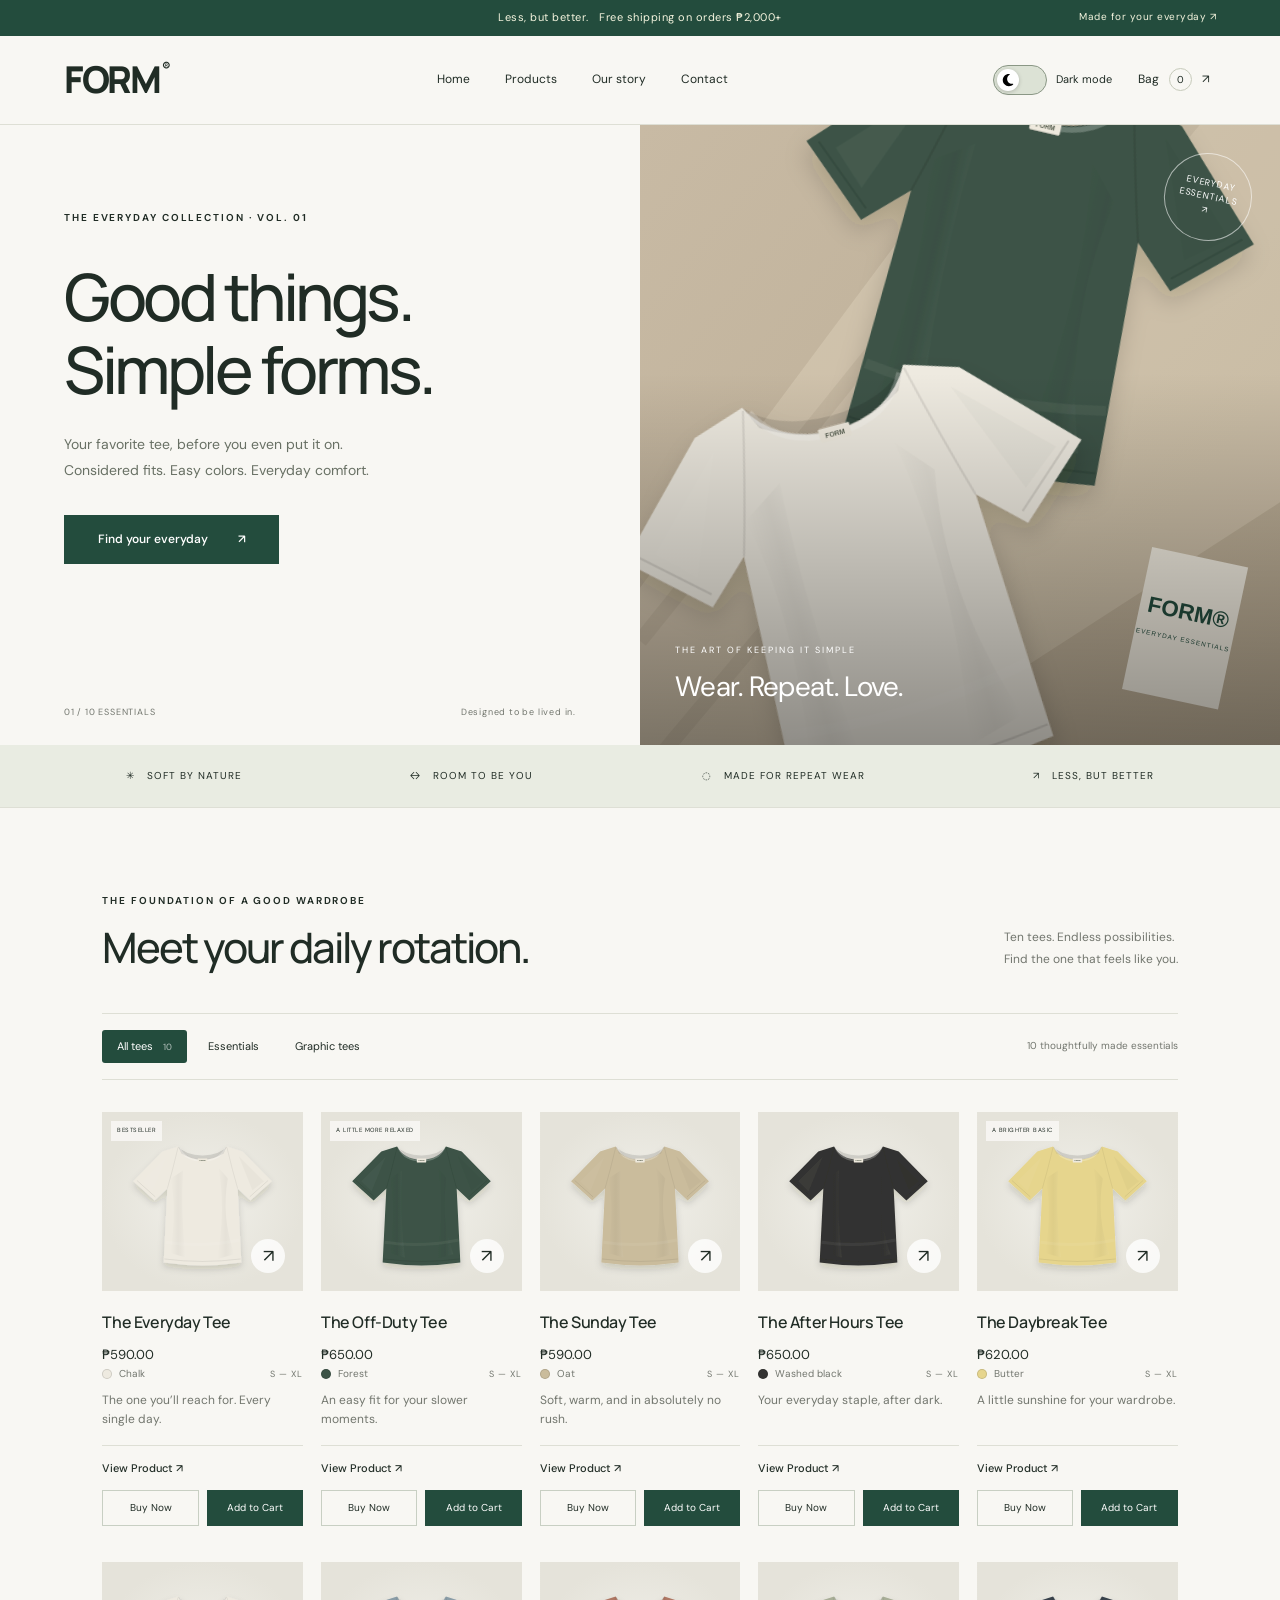
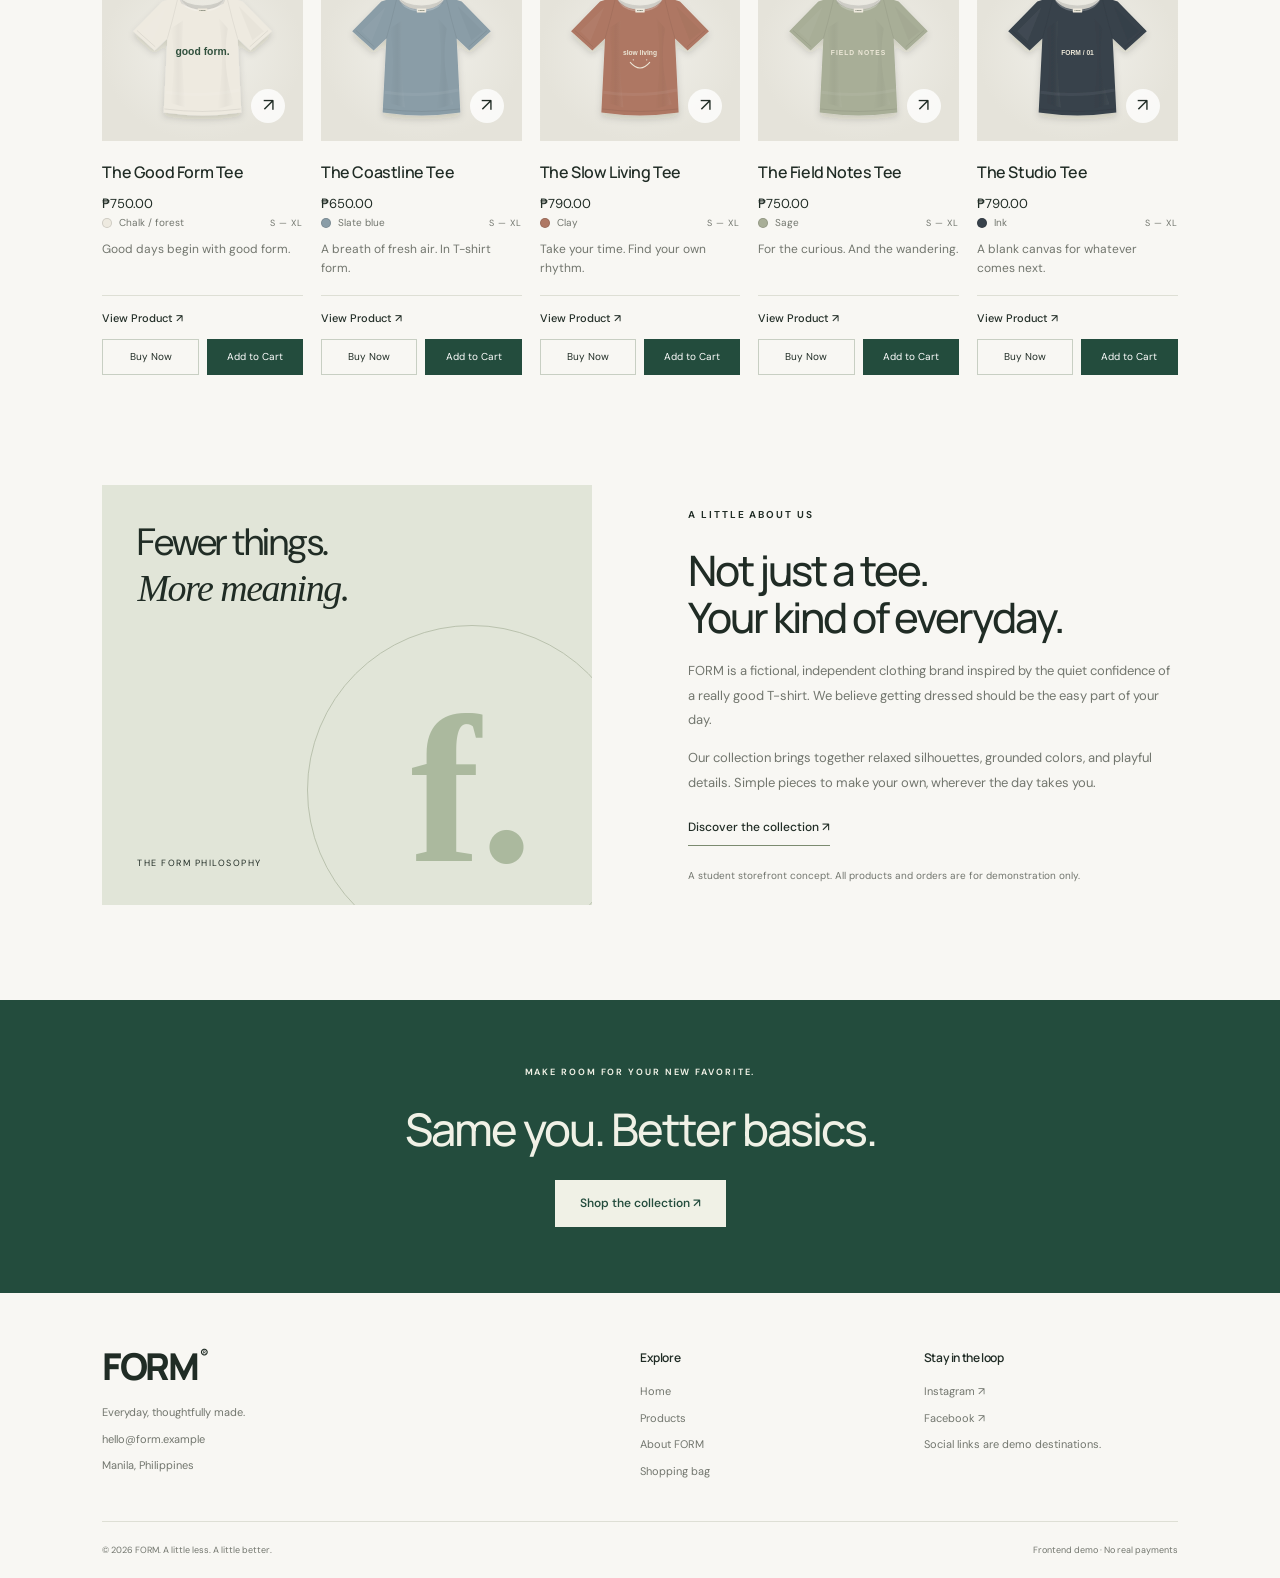
<file: index.html>
<!DOCTYPE html>
<html lang="en">
<head><meta charset="UTF-8"><meta name="viewport" content="width=device-width, initial-scale=1.0"><meta name="theme-color" content="#234c3d"><title>FORM — Everyday, thoughtfully made.</title><script src="js/theme.js"></script><link rel="stylesheet" href="css/style.css"><script defer src="js/products.js"></script><script defer src="js/cart.js"></script><script defer src="js/main.js"></script></head>
<body>
<div class="announcement">Less, but better. &nbsp; Free shipping on orders ₱2,000+ <span>Made for your everyday ↗</span></div>
<header class="site-header"><a class="logo" href="index.html" aria-label="FORM home">FORM<span>®</span></a><button class="menu-toggle" aria-label="Toggle navigation" aria-expanded="false">☰</button><nav aria-label="Main navigation"><a href="#home">Home</a><a href="#products">Products</a><a href="#about">Our story</a><a href="#contact">Contact</a></nav><div class="header-actions"><button type="button" class="theme-toggle" data-theme-toggle role="switch" aria-label="Dark mode" aria-checked="false"><span class="theme-track" aria-hidden="true"><span class="theme-thumb"><img src="images/icons/moon.svg" alt="" width="12" height="14"></span></span><span class="theme-label">Dark mode</span></button><button class="cart-toggle" data-open-cart>Bag <span data-cart-count>0</span> ↗</button></div></header>
<main><section class="hero" id="home"><div class="hero-copy"><p class="eyebrow">THE EVERYDAY COLLECTION · VOL. 01</p><h1>Good things.<br>Simple forms.</h1><p>Your favorite tee, before you even put it on.<br>Considered fits. Easy colors. Everyday comfort.</p><a href="#products" class="button">Find your everyday <span>↗</span></a><div class="hero-foot"><span>01 / 10 ESSENTIALS</span><span>Designed to be lived in.</span></div></div><div class="hero-image"><img src="images/hero.svg" alt="Illustrated forest green and chalk FORM T-shirts arranged in warm sunlight" fetchpriority="high"><div class="image-label"><span>THE ART OF KEEPING IT SIMPLE</span><strong>Wear. Repeat. Love.</strong></div><span class="image-stamp">EVERYDAY<br>ESSENTIALS<br>↗</span></div></section>
<div class="values-strip"><span>✳ &nbsp; SOFT BY NATURE</span><span>↔ &nbsp; ROOM TO BE YOU</span><span>◌ &nbsp; MADE FOR REPEAT WEAR</span><span>↗ &nbsp; LESS, BUT BETTER</span></div>
<section class="collection section-wrap" id="products"><div class="section-heading"><div><p class="eyebrow">THE FOUNDATION OF A GOOD WARDROBE</p><h2>Meet your daily rotation.</h2></div><p>Ten tees. Endless possibilities.<br>Find the one that feels like you.</p></div><div class="collection-tools"><div class="filters" aria-label="Filter products"><button class="active" data-filter="all" aria-pressed="true">All tees <span>10</span></button><button data-filter="essential" aria-pressed="false">Essentials</button><button data-filter="graphic" aria-pressed="false">Graphic tees</button></div><span id="product-count">10 thoughtfully made essentials</span></div><div id="product-grid" class="product-grid"></div></section>
<section class="about section-wrap" id="about"><div class="about-art"><span>Fewer things.<br><em>More meaning.</em></span><small>THE FORM PHILOSOPHY</small><div class="art-circle">f.</div></div><div class="about-copy"><p class="eyebrow">A LITTLE ABOUT US</p><h2>Not just a tee.<br>Your kind of everyday.</h2><p>FORM is a fictional, independent clothing brand inspired by the quiet confidence of a really good T-shirt. We believe getting dressed should be the easy part of your day.</p><p>Our collection brings together relaxed silhouettes, grounded colors, and playful details. Simple pieces to make your own, wherever the day takes you.</p><a href="#products" class="text-link">Discover the collection ↗</a><small class="demo-note">A student storefront concept. All products and orders are for demonstration only.</small></div></section>
<section class="closing"><p class="eyebrow">MAKE ROOM FOR YOUR NEW FAVORITE.</p><h2>Same you. Better basics.</h2><a class="button light" href="#products">Shop the collection ↗</a></section></main>
<footer id="contact"><div class="footer-main"><div><a class="logo" href="#home">FORM<span>®</span></a><p>Everyday, thoughtfully made.</p><a href="mailto:hello@form.example">hello@form.example</a><p>Manila, Philippines</p></div><div><h3>Explore</h3><a href="#home">Home</a><a href="#products">Products</a><a href="#about">About FORM</a><button data-open-cart>Shopping bag</button></div><div><h3>Stay in the loop</h3><a href="https://www.instagram.com/" target="_blank" rel="noopener noreferrer">Instagram ↗</a><a href="https://www.facebook.com/" target="_blank" rel="noopener noreferrer">Facebook ↗</a><p>Social links are demo destinations.</p></div></div><div class="footer-bottom"><span>© <span id="year"></span> FORM. A little less. A little better.</span><span>Frontend demo · No real payments</span></div></footer>
<dialog id="product-modal" aria-labelledby="modal-name"><button class="close-button" data-close-product aria-label="Close product details">×</button><div id="modal-content"></div></dialog>
<dialog id="cart-modal" class="cart-dialog" aria-labelledby="cart-title"><div class="cart-heading"><div><p class="eyebrow">YOUR DAILY ROTATION</p><h2 id="cart-title">Shopping bag</h2></div><button class="close-button" data-close-cart aria-label="Close shopping bag">×</button></div><div id="cart-content"></div></dialog>
<div id="toast" role="status" aria-live="polite"></div>
</body></html>
</file>
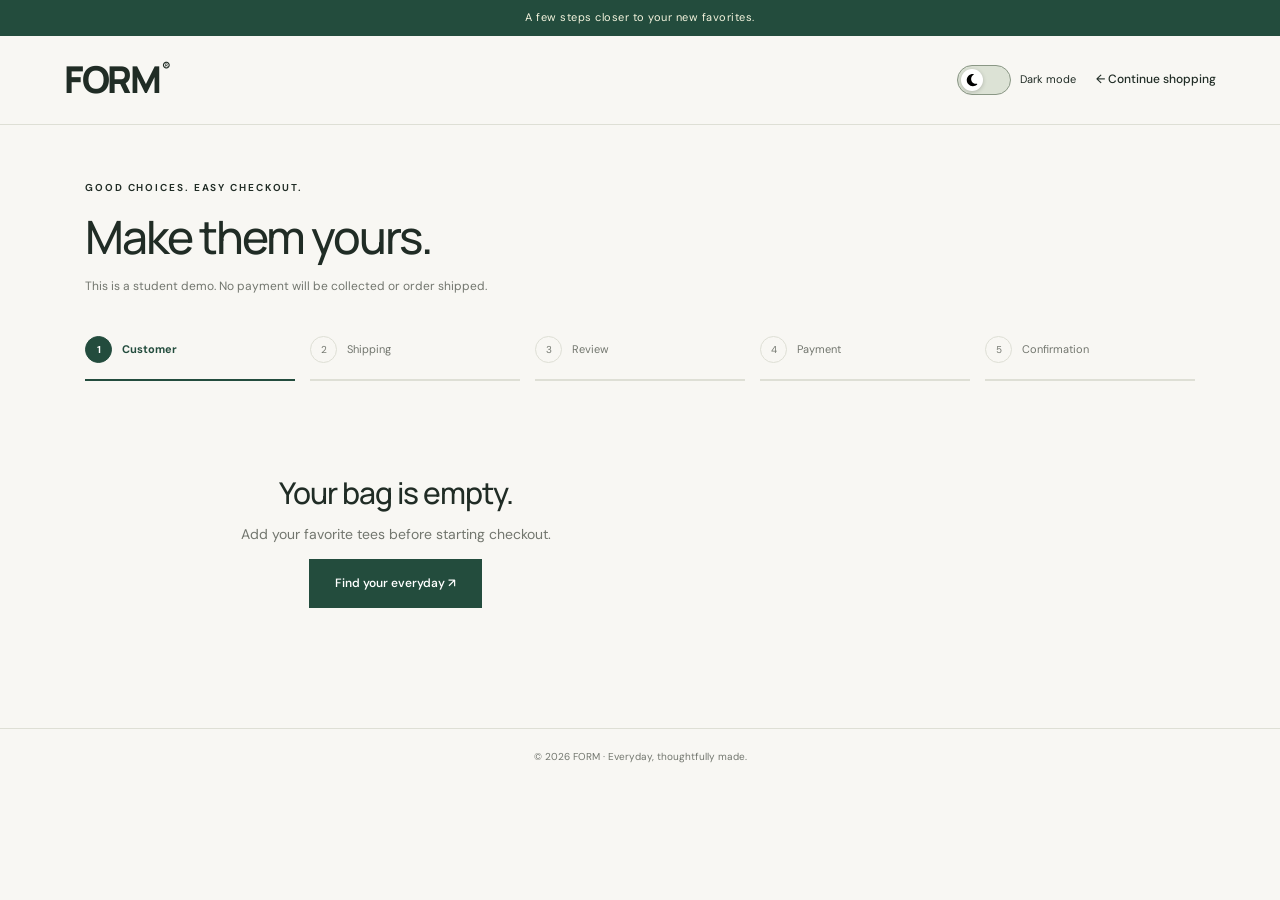
<file: checkout.html>
<!DOCTYPE html>
<html lang="en"><head><meta charset="UTF-8"><meta name="viewport" content="width=device-width, initial-scale=1.0"><title>Checkout — FORM</title><script src="js/theme.js"></script><link rel="stylesheet" href="css/style.css"><script defer src="js/products.js"></script><script defer src="js/cart.js"></script><script defer src="js/checkout.js"></script></head><body class="checkout-page"><div class="announcement">A few steps closer to your new favorites.</div><header class="site-header"><a href="index.html" class="logo">FORM<span>®</span></a><div class="header-actions"><button type="button" class="theme-toggle" data-theme-toggle role="switch" aria-label="Dark mode" aria-checked="false"><span class="theme-track" aria-hidden="true"><span class="theme-thumb"><img src="images/icons/moon.svg" alt="" width="12" height="14"></span></span><span class="theme-label">Dark mode</span></button><a href="index.html#products" class="text-link">← Continue shopping</a></div></header><main class="checkout-wrap"><p class="eyebrow">GOOD CHOICES. EASY CHECKOUT.</p><h1 id="checkout-title">Make them yours.</h1><p class="checkout-intro">This is a student demo. No payment will be collected or order shipped.</p><ol class="steps" aria-label="Checkout progress"><li>Customer</li><li>Shipping</li><li>Review</li><li>Payment</li><li>Confirmation</li></ol><div id="checkout-layout" class="checkout-layout"><section id="checkout-panel" class="checkout-panel" aria-labelledby="step-title"></section><aside id="order-sidebar" class="order-sidebar" aria-label="Order totals"></aside></div></main><footer class="checkout-footer">© <span id="year"></span> FORM · Everyday, thoughtfully made.</footer><div id="toast" role="status" aria-live="polite"></div></body></html>
</file>
<file: css/style.css>
@import url('https://fonts.googleapis.com/css2?family=DM+Sans:wght@400;450;500;550;600;650;700&family=Manrope:wght@400;500;600;650;700;750;800&display=swap');
:root{--paper:#f8f7f3;--ink:#202c25;--green:#234c3d;--muted:#72766e;--line:#dedfd5;--cream:#eceee4;--red:#aa3631}*{box-sizing:border-box}html{scroll-behavior:smooth;scroll-padding-top:95px}body{margin:0;background:var(--paper);color:var(--ink);font-family:'DM Sans',Arial,sans-serif;font-size:14px;line-height:1.6}button,input,select{font:inherit}button,a,input,summary,select{-webkit-tap-highlight-color:transparent}a{color:inherit;text-decoration:none}button{cursor:pointer;color:inherit}button,a{touch-action:manipulation}button{border:0;background:none}button:disabled{cursor:not-allowed}img{max-width:100%;display:block}h1,h2,h3,p{margin-top:0}h1,h2,h3{font-family:Manrope,Arial,sans-serif}h1,h2{font-weight:500;letter-spacing:-2px;line-height:1.12}h3{letter-spacing:-.4px}a,button{transition:background .2s,color .2s,transform .2s}button:active,.button:active{transform:translateY(1px)}:focus-visible{outline:3px solid #bf7d3d;outline-offset:4px}.announcement{background:var(--green);color:#f5f5df;text-align:center;font-size:11px;letter-spacing:.5px;padding:9px 5%}.announcement span{position:absolute;right:5%;font-size:10px}.site-header{height:89px;padding:0 5%;display:flex;align-items:center;justify-content:space-between;border-bottom:1px solid var(--line);background:var(--paper);position:relative;z-index:5}.logo{font:800 37px Manrope,Arial,sans-serif;letter-spacing:-2.5px;line-height:1}.logo span{font-size:13px;vertical-align:top;letter-spacing:0;margin-left:3px}.site-header nav{display:flex;gap:35px;font-size:12px}.site-header nav a:hover,.text-link:hover{color:#75856a}.cart-toggle{font-size:12px;display:flex;align-items:center;gap:10px}.cart-toggle span{border:1px solid #c7cbbb;border-radius:50%;width:23px;height:23px;display:grid;place-items:center;font-size:10px}.menu-toggle{display:none}.hero{display:grid;grid-template-columns:1fr 1fr;min-height:620px}.hero-copy{padding:85px 10% 25px;display:flex;flex-direction:column;align-items:flex-start}.eyebrow{font-size:10px;font-weight:650;letter-spacing:1.9px;margin-bottom:24px}.hero h1{font-size:clamp(50px,5.1vw,80px);margin:10px 0 25px;letter-spacing:-3.5px}.hero-copy>p:not(.eyebrow){color:#687064;font-size:14px;line-height:1.9}.button{background:var(--green);color:#fff;display:inline-flex;align-items:center;justify-content:center;gap:30px;min-height:49px;padding:13px 25px;font-size:12px;font-weight:550;border:1px solid var(--green)}.button:hover{background:#17382c;transform:translateY(-2px)}.hero .button{margin-top:17px;min-width:215px}.hero-foot{margin-top:auto;padding-top:65px;width:100%;display:flex;justify-content:space-between;font-size:9px;color:var(--muted);letter-spacing:.8px}.hero-image{position:relative;background:#c8bcb0;overflow:hidden;min-height:560px}.hero-image>img{width:100%;height:100%;position:absolute;object-fit:cover;object-position:center}.hero-image:after{content:'';position:absolute;inset:40% 0 0;background:linear-gradient(transparent,#0006);pointer-events:none}.image-label{position:absolute;bottom:35px;left:35px;z-index:1;color:white;display:grid;gap:7px}.image-label span{font-size:9px;letter-spacing:2px}.image-label strong{font-size:28px;font-weight:400;letter-spacing:-.7px}.image-stamp{position:absolute;top:28px;right:28px;border:1px solid #ffffff90;border-radius:50%;color:white;width:88px;height:88px;display:flex;align-items:center;justify-content:center;text-align:center;font-size:9px;line-height:1.5;letter-spacing:1px;transform:rotate(12deg)}.values-strip{display:flex;justify-content:space-around;gap:20px;padding:23px 4%;background:#e9ece2;border-bottom:1px solid var(--line);font-size:10px;letter-spacing:1px}.section-wrap{padding:85px 8%;max-width:1600px;margin:auto}.section-heading{display:flex;justify-content:space-between;align-items:end;gap:30px;margin-bottom:42px}.section-heading .eyebrow{margin-bottom:15px}h2{font-size:42px;margin-bottom:18px}.section-heading h2{margin-bottom:0}.section-heading>p{color:var(--muted);font-size:12px;line-height:1.8;margin:0}.collection-tools{border-top:1px solid var(--line);border-bottom:1px solid var(--line);padding:16px 0;display:flex;justify-content:space-between;align-items:center;margin-bottom:32px;gap:15px}.filters{display:flex;gap:6px}.filters button{font-size:11px;padding:8px 15px;border-radius:3px}.filters button.active{color:white;background:var(--green)}.filters button span{font-size:9px;opacity:.65;margin-left:7px}#product-count{font-size:10px;color:var(--muted)}.product-grid{display:grid;grid-template-columns:repeat(2,minmax(0,1fr));gap:46px 28px}.product-card{min-width:0;animation:rise .5s ease both}.product-image{display:block;width:100%;padding:0;position:relative;overflow:hidden;background:#eae9e3}.product-image img{width:100%;aspect-ratio:1.12;object-fit:cover;transition:transform .55s}.product-image:hover img{transform:scale(1.035)}.product-badge{position:absolute;left:18px;top:18px;background:#f8f7f3e8;font-size:8px;letter-spacing:1px;padding:6px 9px}.image-arrow{position:absolute;bottom:18px;right:18px;border-radius:50%;background:#ffffffc9;width:34px;height:34px;display:grid;place-items:center;font-size:18px}.product-title{display:flex;justify-content:space-between;align-items:baseline;gap:12px;margin-top:19px}.product-title h3{font-size:19px;font-weight:550;margin-bottom:7px}.product-title>span{font-size:13px;white-space:nowrap}.product-color{display:flex;align-items:center;gap:7px;font-size:10px;color:var(--muted)}.product-color>span:first-child{width:10px;height:10px;border-radius:50%;border:1px solid #0002;display:inline-block}.fit-label{margin-left:auto;letter-spacing:1px;font-size:9px}.product-card>p{font-size:12px;color:var(--muted);margin:9px 0 16px}.card-actions{display:flex;gap:8px;align-items:center;border-top:1px solid var(--line);padding-top:14px}.text-link{font-size:12px;padding:0;font-weight:500}.card-actions .text-link{margin-right:auto;font-size:11px}.small-button{border:1px solid #c8cfc3;font-size:10px;padding:9px 12px;white-space:nowrap}.small-button:hover{background:#e4e8de}.small-button.filled{background:var(--green);border-color:var(--green);color:white}.small-button.filled:hover{background:#17382c}.about{display:grid;grid-template-columns:1fr 1fr;gap:9%;align-items:center;padding-top:25px;padding-bottom:95px}.about-art{min-height:420px;padding:35px;background:#e1e5d8;position:relative;overflow:hidden;display:flex;flex-direction:column;justify-content:space-between}.about-art>span{font-size:38px;line-height:1.2;letter-spacing:-1.5px;z-index:1}.about-art em{font-family:Georgia,serif;font-weight:400}.about-art small{font-size:9px;letter-spacing:1.5px;z-index:1}.art-circle{border:1px solid #bac2ae;position:absolute;width:330px;height:330px;right:-45px;bottom:-50px;border-radius:50%;display:grid;place-items:center;font:bold 210px Georgia;color:#abb99e}.about-copy>p:not(.eyebrow){color:var(--muted);font-size:13px;line-height:1.9}.about-copy .text-link{display:inline-block;margin-top:10px;border-bottom:1px solid #7c8b70;padding-bottom:7px}.demo-note{display:block;font-size:10px;color:var(--muted);margin-top:22px}.closing{text-align:center;background:var(--green);color:#f0f1e6;padding:65px 20px}.closing .eyebrow{font-size:9px}.closing h2{font-size:45px;margin-bottom:25px}.button.light{background:#f0f1e6;color:var(--green)}.button.light:hover{background:white}footer{padding:55px 8% 0}.footer-main{display:grid;grid-template-columns:2fr 1fr 1fr;gap:30px;padding-bottom:40px}.footer-main>div{display:flex;flex-direction:column;align-items:flex-start;gap:9px}.footer-main .logo{margin-bottom:10px}.footer-main p,.footer-main a:not(.logo),.footer-main button{font-size:11px;color:var(--muted);margin:0;padding:0}.footer-main h3{font-size:12px;font-weight:600;margin-bottom:7px}.footer-bottom{border-top:1px solid var(--line);padding:21px 0;display:flex;justify-content:space-between;gap:20px;font-size:9px;color:var(--muted)}dialog{border:0;background:var(--paper);color:var(--ink);padding:0;width:min(960px,94vw);max-height:90dvh;box-shadow:0 25px 100px #0003}dialog[open]{animation:rise .25s ease}dialog::backdrop{background:#14251ec2;backdrop-filter:blur(4px)}body:has(dialog[open]){overflow:hidden}.close-button{position:absolute;right:13px;top:10px;width:38px;height:38px;font-size:28px;z-index:2;background:#f8f7f3;border-radius:50%;line-height:1}.close-button:hover{background:#e1e5d8}#modal-content{display:grid;grid-template-columns:1fr 1fr}.modal-image{background:#eae9e3;display:flex;align-items:center}.modal-image img{width:100%}.modal-details{padding:45px 32px 30px}.modal-details h2{font-size:31px;letter-spacing:-1px}.modal-details>p:not(.eyebrow):not(.modal-price){font-size:12px;color:var(--muted)}.modal-price{font-size:19px}.size-options{padding:0;border:0;margin:22px 0 0;display:flex;gap:9px}.size-options legend{font-size:12px;padding:0;margin-bottom:10px}.size-options label{position:relative;cursor:pointer}.size-options input{position:absolute;opacity:0;width:100%;height:100%;margin:0}.size-options label>span{display:grid;place-items:center;border:1px solid #bfc7b8;width:47px;height:39px;font-size:11px}.size-options input:checked+span{background:var(--green);color:white}.size-options input:focus-visible+span{outline:3px solid #bf7d3d;outline-offset:2px}.field-error{color:var(--red);font-size:11px;min-height:0;margin:5px 0 12px}.field-error:empty{display:none}.size-chart{margin:17px 0;font-size:11px}.size-chart summary{cursor:pointer;text-decoration:underline;text-underline-offset:3px}.size-chart table{width:100%;border-collapse:collapse;margin-top:12px;font-size:10px}.size-chart th,.size-chart td{padding:5px;text-align:left;border-bottom:1px solid var(--line)}.size-chart caption{color:var(--muted);font-size:9px;margin-bottom:5px}.quantity-label{display:block;font-size:12px;margin:15px 0 7px}.quantity-control{display:inline-flex;border:1px solid #bcc5b7;align-items:center}.quantity-control button{width:35px;height:35px}.quantity-control input{width:45px;height:35px;text-align:center;border:0;background:transparent;appearance:textfield}.quantity-control input::-webkit-inner-spin-button{appearance:none}.modal-actions{display:flex;gap:10px;margin-top:22px}.modal-actions .button{padding:12px 16px;gap:9px}.button.outline{color:var(--green);background:transparent}.button.outline:hover{background:#e2e8db}.product-note{font-size:10px!important;color:var(--muted);margin:14px 0 0}.cart-dialog{width:min(680px,95vw);padding:35px}.cart-heading{position:relative;margin-bottom:25px}.cart-heading .close-button{right:-10px;top:-15px}.cart-heading h2{font-size:32px}.cart-heading .eyebrow{margin-bottom:10px}.cart-item{display:grid;grid-template-columns:85px 1fr auto;gap:17px;padding:20px 0;border-top:1px solid var(--line)}.cart-item>img{width:85px;height:105px;object-fit:cover}.cart-item h3{font-size:14px;margin-bottom:3px}.cart-item p{font-size:10px;color:var(--muted);margin-bottom:9px}.cart-item>strong{font-size:12px}.cart-controls{display:flex;gap:15px}.cart-controls label{font-size:10px;display:flex;align-items:center;gap:5px}.cart-controls input,.cart-controls select{width:55px;background:transparent;border:1px solid #bcc5b7;padding:3px}.remove-button{font-size:10px;text-decoration:underline;color:var(--muted);padding:6px 0 0}.cart-totals{border-top:1px solid var(--line);padding-top:20px;margin-top:15px}.cart-totals>div{display:flex;justify-content:space-between;gap:20px;margin-bottom:10px;font-size:12px}.cart-totals .grand-total{border-top:1px solid var(--line);padding-top:15px;margin-top:17px;font-size:17px}.cart-totals p,.cart-totals small{font-size:11px;color:var(--muted)}.cart-totals .button{display:flex;margin:20px 0 8px}.cart-totals small{display:block;text-align:center}.empty-state{text-align:center;padding:45px 15px}.empty-state>span{font-size:50px}.empty-state h3{font-size:23px}.empty-state p{color:var(--muted)}#toast{position:fixed;bottom:25px;left:50%;transform:translate(-50%,20px);background:var(--green);color:white;padding:15px 24px;box-shadow:0 5px 25px #0002;z-index:100;opacity:0;visibility:hidden;transition:.25s;font-size:12px;max-width:90vw;width:max-content}#toast.visible{opacity:1;visibility:visible;transform:translate(-50%,0)}.checkout-wrap{max-width:1180px;margin:auto;padding:55px 35px 75px}.checkout-wrap>.eyebrow{margin-bottom:15px}.checkout-wrap>h1{font-size:46px;margin-bottom:15px}.checkout-intro{color:var(--muted);font-size:12px}.steps{counter-reset:step;display:flex;list-style:none;padding:20px 0 30px;margin:20px 0;gap:15px}.steps li{counter-increment:step;flex:1;font-size:11px;color:var(--muted);display:flex;align-items:center;gap:10px;border-bottom:2px solid var(--line);padding-bottom:16px}.steps li:before{content:counter(step);display:grid;place-items:center;border:1px solid var(--line);border-radius:50%;width:25px;height:25px;font-size:10px;flex-shrink:0}.steps li.current{color:var(--green);font-weight:700;border-color:var(--green)}.steps li.current:before,.steps li.done:before{background:var(--green);color:white;border-color:var(--green)}.steps li.done:before{content:'✓'}.checkout-layout{display:grid;grid-template-columns:minmax(0,1.4fr) minmax(0,1fr);gap:45px;align-items:start}.checkout-panel{min-width:0}.checkout-panel>.eyebrow{margin-bottom:16px}.checkout-panel h2{font-size:30px;letter-spacing:-1px;margin-bottom:13px}.checkout-panel>p{color:var(--muted);font-size:12px}.form-field{margin-top:20px}.form-field label{display:block;font-size:12px;font-weight:500;margin-bottom:8px}.form-field label span{color:#7c8674}.form-field input{width:100%;background:transparent;border:1px solid #c8cebf;padding:12px 14px;border-radius:0;font-size:13px;color:var(--ink)}.form-field input[aria-invalid=true]{border-color:var(--red);background:#fff4f1}.checkout-actions{display:flex;justify-content:space-between;align-items:center;gap:20px;margin-top:30px}.checkout-actions .button{gap:10px}.order-sidebar{padding:28px;background:#eeefe7;position:sticky;top:25px}.order-sidebar>.eyebrow{font-size:9px;margin-bottom:12px}.order-sidebar h2{font-size:25px;letter-spacing:-1px}.order-sidebar h2 span{font-size:15px;color:var(--muted)}.sidebar-item{display:flex;align-items:center;gap:12px;padding:12px 0;border-bottom:1px solid #daddd1;font-size:10px}.sidebar-item img{width:50px;height:59px;object-fit:cover}.sidebar-item>div{flex:1}.sidebar-item strong{font-weight:550}.sidebar-item small{display:block;color:var(--muted);margin-top:3px;font-size:9px}.sidebar-item>span{white-space:nowrap}.order-sidebar .text-link{display:inline-block;margin-top:22px;font-size:11px}.checkout-footer{text-align:center;padding:20px;border-top:1px solid var(--line);color:var(--muted);font-size:10px}.review-item{display:flex;align-items:center;gap:15px;border-bottom:1px solid var(--line);padding:18px 0}.review-item img{width:68px;height:80px;object-fit:cover}.review-item>div{flex:1}.review-item h3{font-size:13px;margin:0 0 4px}.review-item p{font-size:10px;color:var(--muted);margin:0}.review-item>strong{font-size:12px;white-space:nowrap}.review-details{display:grid;grid-template-columns:1fr 1fr;gap:20px;margin-top:25px}.review-details h3{font-size:12px;display:flex;gap:20px;align-items:center}.review-details h3 button{font-size:10px;text-decoration:underline}.review-details p{font-size:12px;color:var(--muted);overflow-wrap:anywhere}.payment-options{padding:0;margin-top:25px;border:0}.payment-options legend{font-size:12px;margin-bottom:12px}.payment-options label{display:flex;align-items:center;gap:14px;padding:18px;border:1px solid var(--line);margin-bottom:10px;cursor:pointer}.payment-options label:has(input:checked){border-color:var(--green);background:#e8eddf}.payment-options input{accent-color:var(--green);width:17px;height:17px}.payment-options strong{display:block;font-size:13px}.payment-options small{display:block;font-size:10px;color:var(--muted)}.payment-symbol{margin-left:auto;font-size:24px;font-weight:700;color:var(--green)}.demo-box{background:#eeefe7;padding:15px;font-size:11px;color:var(--muted);margin-top:22px}.confirmed{display:block;max-width:750px;margin:auto}.confirmation-head{text-align:center;margin:10px 0 30px}.success-icon{display:grid;place-items:center;margin:0 auto 22px;width:65px;height:65px;border-radius:50%;color:var(--green);background:#e0e7d7;font-size:30px}.confirmation-head .eyebrow{margin-bottom:13px}.confirmation-head>p{font-size:13px;color:var(--muted)}.order-number{font-family:monospace;display:inline-block;padding:9px 16px;background:#e8ebdf;font-size:13px;overflow-wrap:anywhere}.confirmation-head h2{overflow-wrap:anywhere}@keyframes rise{from{opacity:0;transform:translateY(12px)}to{opacity:1;transform:translateY(0)}}
@media(min-width:1500px){.hero{min-height:710px}.hero-copy{padding-top:110px}}@media(max-width:1000px){.announcement span{display:none}.hero{min-height:530px}.hero-image{min-height:500px}.hero-copy{padding-top:60px}.hero h1{font-size:54px}.hero-foot{gap:20px;padding-top:40px}.section-wrap{padding-left:5%;padding-right:5%}.section-heading h2{font-size:35px}.card-actions{flex-wrap:wrap}.card-actions .text-link{flex-basis:100%;margin-bottom:4px}.about{gap:6%}.about-copy h2{font-size:35px}.checkout-layout{gap:25px}.order-sidebar{padding:20px}.steps{gap:8px}.steps li{gap:6px;font-size:10px}}
@media(max-width:700px){.site-header{height:72px}.logo{font-size:31px}.menu-toggle{display:block;position:absolute;left:50%;transform:translateX(-50%);font-size:20px;width:42px;height:42px}.site-header nav{display:none;position:absolute;top:72px;left:0;right:0;background:var(--paper);padding:24px 5%;border-bottom:1px solid var(--line);box-shadow:0 10px 15px #0001}.site-header nav.open{display:flex;flex-wrap:wrap;justify-content:center;gap:25px}.hero{grid-template-columns:1fr}.hero-copy{padding:47px 6% 25px}.hero h1{font-size:60px;margin-top:0}.hero .eyebrow{font-size:9px}.hero-foot{padding-top:35px}.hero-image{min-height:410px}.values-strip{display:grid;grid-template-columns:1fr 1fr;text-align:center;padding:20px 3%;gap:17px 7px;font-size:8px}.section-wrap{padding:50px 5%}.section-heading{display:block;margin-bottom:25px}.section-heading h2{font-size:33px}.section-heading>p{margin-top:17px}.section-heading .eyebrow{font-size:8px}.collection-tools{align-items:flex-start;flex-direction:column;gap:12px}.filters button{padding:7px 12px}.product-grid{gap:30px 16px}.product-title{display:block;margin-top:12px}.product-title h3{font-size:16px;margin-bottom:2px}.product-title>span{font-size:12px}.product-color{margin-top:7px;font-size:9px}.fit-label{display:none}.product-card>p{font-size:11px;min-height:35px}.product-badge{left:9px;top:9px;font-size:6px;padding:4px 6px;letter-spacing:.5px}.image-arrow{width:27px;height:27px;bottom:10px;right:10px;font-size:15px}.card-actions{gap:6px}.small-button{font-size:9px;padding:8px}.about{grid-template-columns:1fr;gap:30px}.about-art{min-height:330px}.about-copy h2{font-size:36px}.closing{padding:45px 20px}.closing h2{font-size:34px}.footer-main{grid-template-columns:1fr 1fr;gap:30px}.footer-main>div:first-child{grid-column:1/-1}.footer-bottom{flex-direction:column;gap:7px}footer{padding:40px 5% 0}#modal-content{grid-template-columns:1fr}.modal-image img{height:250px;object-fit:contain}.modal-details{padding:25px}.modal-details .eyebrow{font-size:9px;margin-bottom:14px}.modal-actions .button{flex:1;font-size:11px}.cart-dialog{padding:25px 18px}.cart-item{grid-template-columns:62px 1fr;gap:12px}.cart-item>img{width:62px;height:85px}.cart-item>strong{grid-column:2;margin-top:-6px}.checkout-wrap{padding:35px 5% 50px}.checkout-wrap>h1{font-size:37px}.steps{gap:5px;margin-top:12px;padding-bottom:12px}.steps li{flex-direction:column;font-size:8px;gap:7px}.steps li:before{width:24px;height:24px}.checkout-layout{grid-template-columns:1fr;gap:35px}.order-sidebar{position:static}.checkout-actions{gap:14px}.checkout-actions .button{font-size:11px;padding:12px 15px}.checkout-panel h2{font-size:28px}.review-details{gap:15px}.order-number{font-size:11px}.announcement{font-size:9px}}
@media(max-width:420px){.product-grid{grid-template-columns:1fr}.product-title{display:flex}.product-title h3{font-size:19px}.card-actions{flex-wrap:nowrap}.card-actions .text-link{flex-basis:auto;margin-bottom:0}.small-button{padding:9px 10px;font-size:10px}.product-card>p{min-height:0}.product-badge{font-size:8px;left:15px;top:15px}.hero h1{font-size:52px}.hero-image{min-height:340px}.checkout-actions .button{max-width:75%}.modal-details{padding:24px 18px}}
@media(prefers-reduced-motion:reduce){html{scroll-behavior:auto}*,*:before,*:after{animation:none!important;transition:none!important}button:hover,.button:hover{transform:none}}
/* Compact product cards keep all three actions accessible in the five-column layout. */
.product-grid { grid-template-columns: repeat(5, minmax(0, 1fr)); gap: 36px 18px; }
.product-card { display: flex; flex-direction: column; }
.product-title { display: block; }
.product-title h3 { font-size: 16px; }
.product-badge { left: 9px; top: 9px; font-size: 6px; padding: 5px 6px; letter-spacing: .5px; }
.card-actions { display: grid; grid-template-columns: 1fr 1fr; margin-top: auto; }
.card-actions .text-link { grid-column: 1 / -1; margin: 0 0 4px; text-align: left; }
.card-actions .small-button { padding: 9px 4px; font-size: 10px; }
.header-actions { display: flex; align-items: center; gap: 20px; }
.theme-toggle { display: inline-flex; align-items: center; justify-content: center; gap: 9px; min-height: 44px; padding: 0; border: 0; border-radius: 22px; font-size: 11px; white-space: nowrap; }
.theme-track { display: block; position: relative; width: 54px; height: 30px; flex-shrink: 0; border: 1px solid #8a9785; border-radius: 20px; background: #dce2d5; transition: background .2s, border-color .2s; }
.theme-thumb { position: absolute; display: grid; place-items: center; left: 3px; top: 3px; width: 22px; height: 22px; border-radius: 50%; background: #fff; box-shadow: 0 1px 4px #0003; transition: transform .2s; }
.theme-thumb img { width: 12px; height: 14px; }
[data-theme="dark"] .theme-track { background: #3d7054; border-color: #9dbca8; }
[data-theme="dark"] .theme-thumb { transform: translateX(24px); }
.theme-toggle:hover .theme-track { border-color: var(--ink); }
input, select { color: var(--ink); }
:root { color-scheme: light; }
@media (max-width: 1099px) {
 .product-grid { grid-template-columns: repeat(3, minmax(0, 1fr)); }
 .site-header nav { gap: 20px; }
 .header-actions { gap: 12px; }
 .theme-label { display: none; }
 .theme-toggle { min-width: 40px; }
}
@media (max-width: 700px) {
 .product-grid { grid-template-columns: repeat(2, minmax(0, 1fr)); gap: 30px 16px; }
 .menu-toggle { position: static; transform: none; margin-left: auto; margin-right: 12px; }
 .menu-toggle:active { transform: translateY(1px); }
 .checkout-page .site-header { gap: 12px; }
 .checkout-page .header-actions { gap: 10px; }
 .checkout-page .header-actions > a { font-size: 10px; }
}
@media (max-width: 420px) {
 .product-grid { grid-template-columns: 1fr; }
 .product-title { display: flex; }
 .product-title h3 { font-size: 19px; }
 .product-badge { font-size: 8px; left: 15px; top: 15px; }
}
/* Keep the garment artwork true to its original colors in either theme. */
@media screen {
 :root[data-theme="dark"] {
  color-scheme: dark;
  --paper: #171d19;
  --ink: #edf0e8;
  --muted: #adb7aa;
  --line: #3a473d;
  --cream: #29372e;
  --red: #ffaaa1;
 }
 [data-theme="dark"] .hero-copy > p:not(.eyebrow) { color: var(--muted); }
 [data-theme="dark"] :is(.values-strip, .order-sidebar, .demo-box, .order-number) { background: #232f27; }
 [data-theme="dark"] .about-art { background: #2b3a2e; }
 [data-theme="dark"] .art-circle { border-color: #526449; color: #74896b; }
 [data-theme="dark"] .close-button { background: var(--paper); }
 [data-theme="dark"] :is(.close-button, .small-button, .button.outline):hover { background: #344a3c; }
 [data-theme="dark"] :is(.small-button, .cart-toggle span, .size-options label > span, .quantity-control, .cart-controls input, .cart-controls select, .form-field input) { border-color: #647660; }
 [data-theme="dark"] .sidebar-item { border-color: var(--line); }
 [data-theme="dark"] :is(.button.outline, .steps li.current, .payment-symbol, .success-icon) { color: #b1d6bc; }
 [data-theme="dark"] .steps li.current { border-color: #9dbca8; }
 [data-theme="dark"] .button.outline { border-color: #9dbca8; }
 [data-theme="dark"] :is(.payment-options label:has(input:checked), .success-icon) { background: #2d4435; border-color: #9dbca8; }
 [data-theme="dark"] .payment-options input { accent-color: #9dbca8; }
 [data-theme="dark"] .form-field label span { color: var(--muted); }
 [data-theme="dark"] .form-field input[aria-invalid="true"] { background: #392623; border-color: var(--red); }
 [data-theme="dark"] input::placeholder { color: #a5aea1; }
 [data-theme="dark"] :is(.product-badge, .image-arrow) { color: #202c25; }
 [data-theme="dark"] :is(.site-header nav a, .text-link):hover { color: #b1d6bc; }
}
@media print{.announcement,.site-header,.steps,.checkout-intro,.checkout-actions,.checkout-footer,#toast{display:none!important}.checkout-wrap{padding:0;max-width:none}.checkout-wrap>h1,.checkout-wrap>.eyebrow{display:none}.review-item{break-inside:avoid}.confirmation-head{margin-top:0}body{background:white;color:black}.checkout-panel{width:100%}.order-sidebar{display:none}}
</file>
